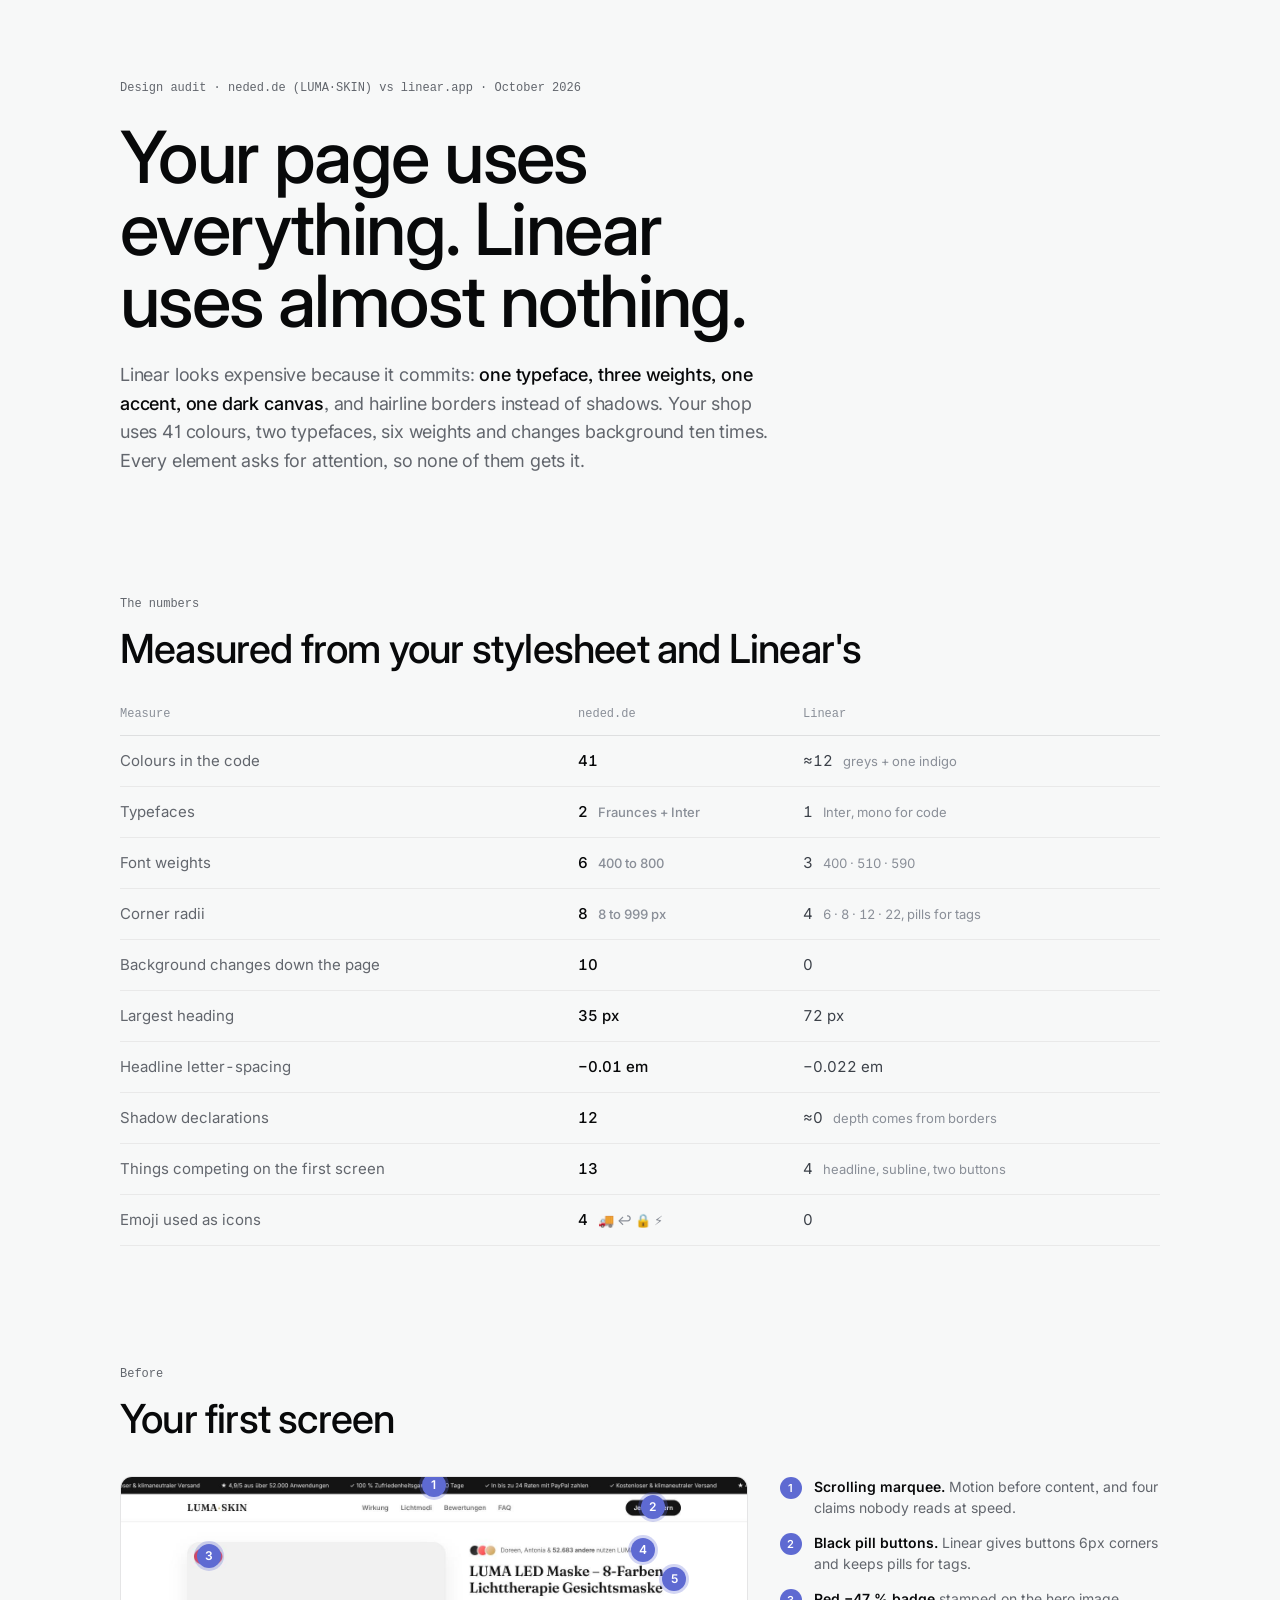
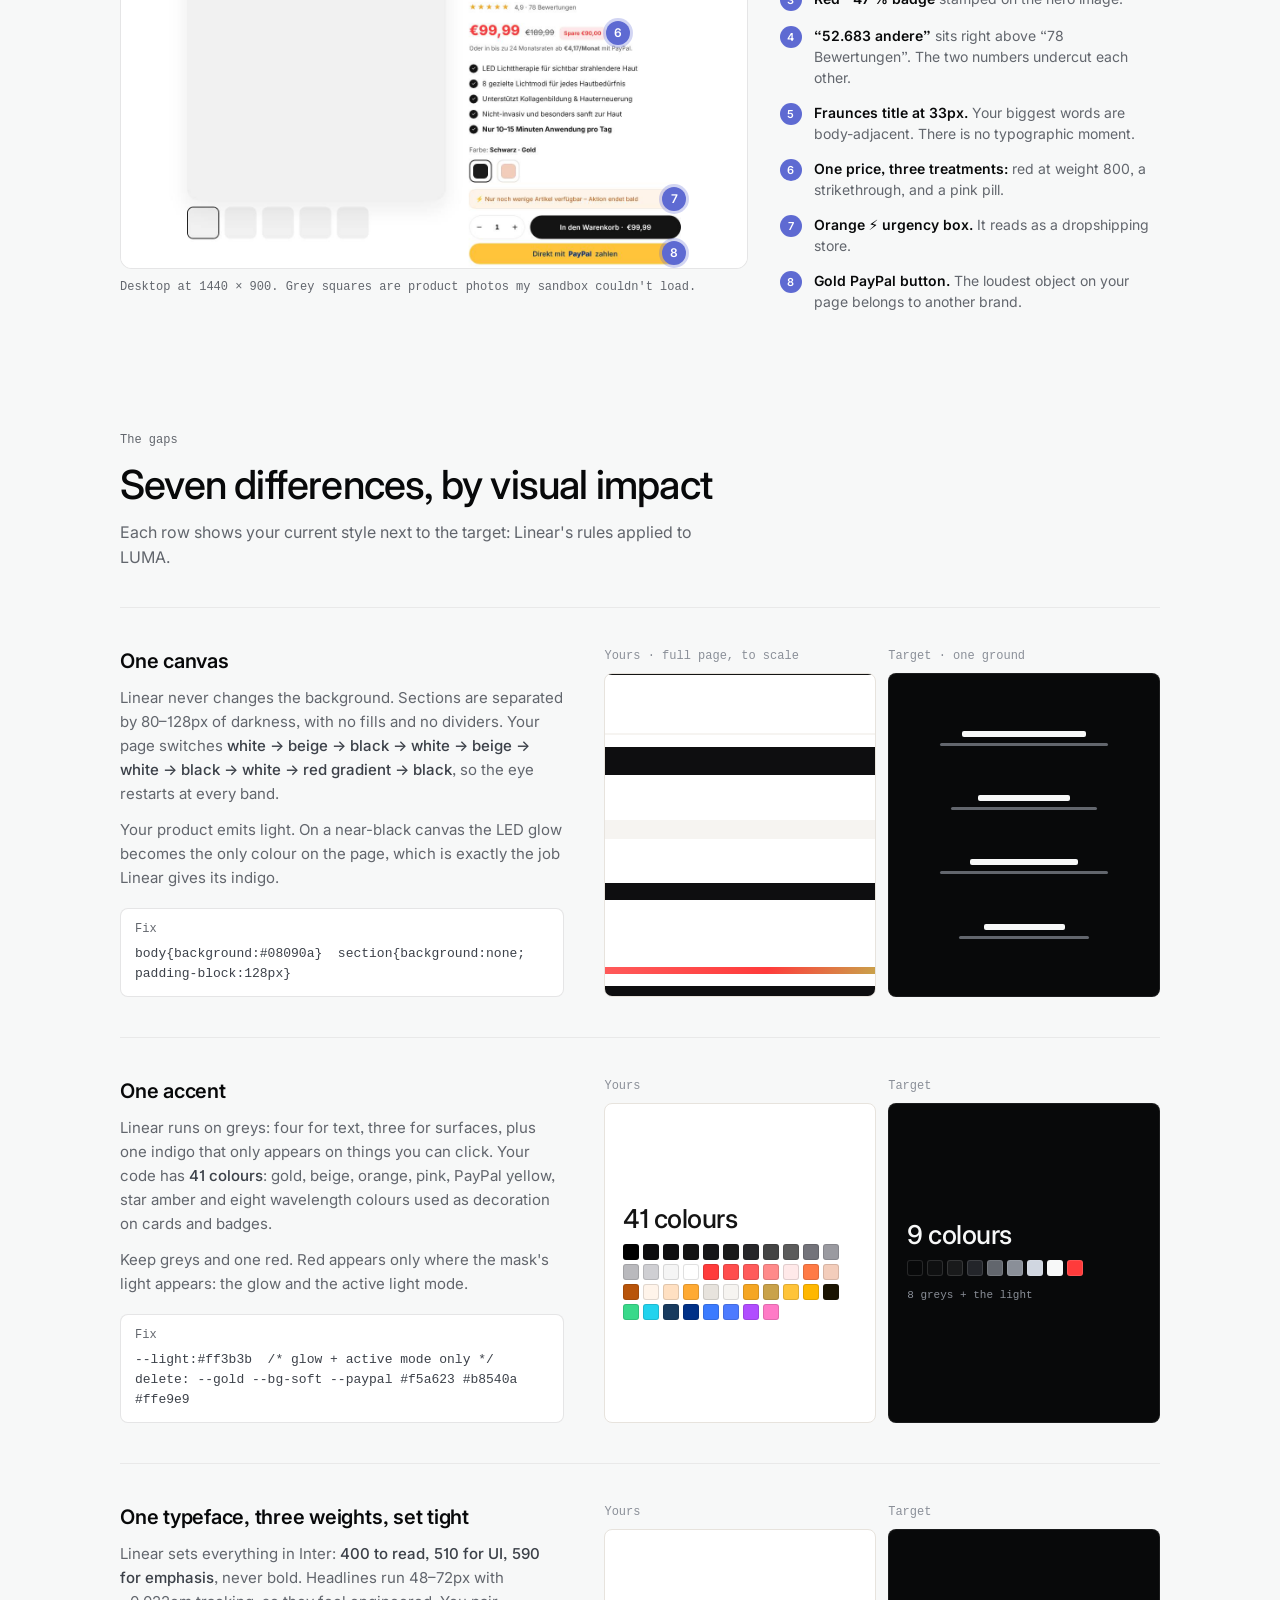
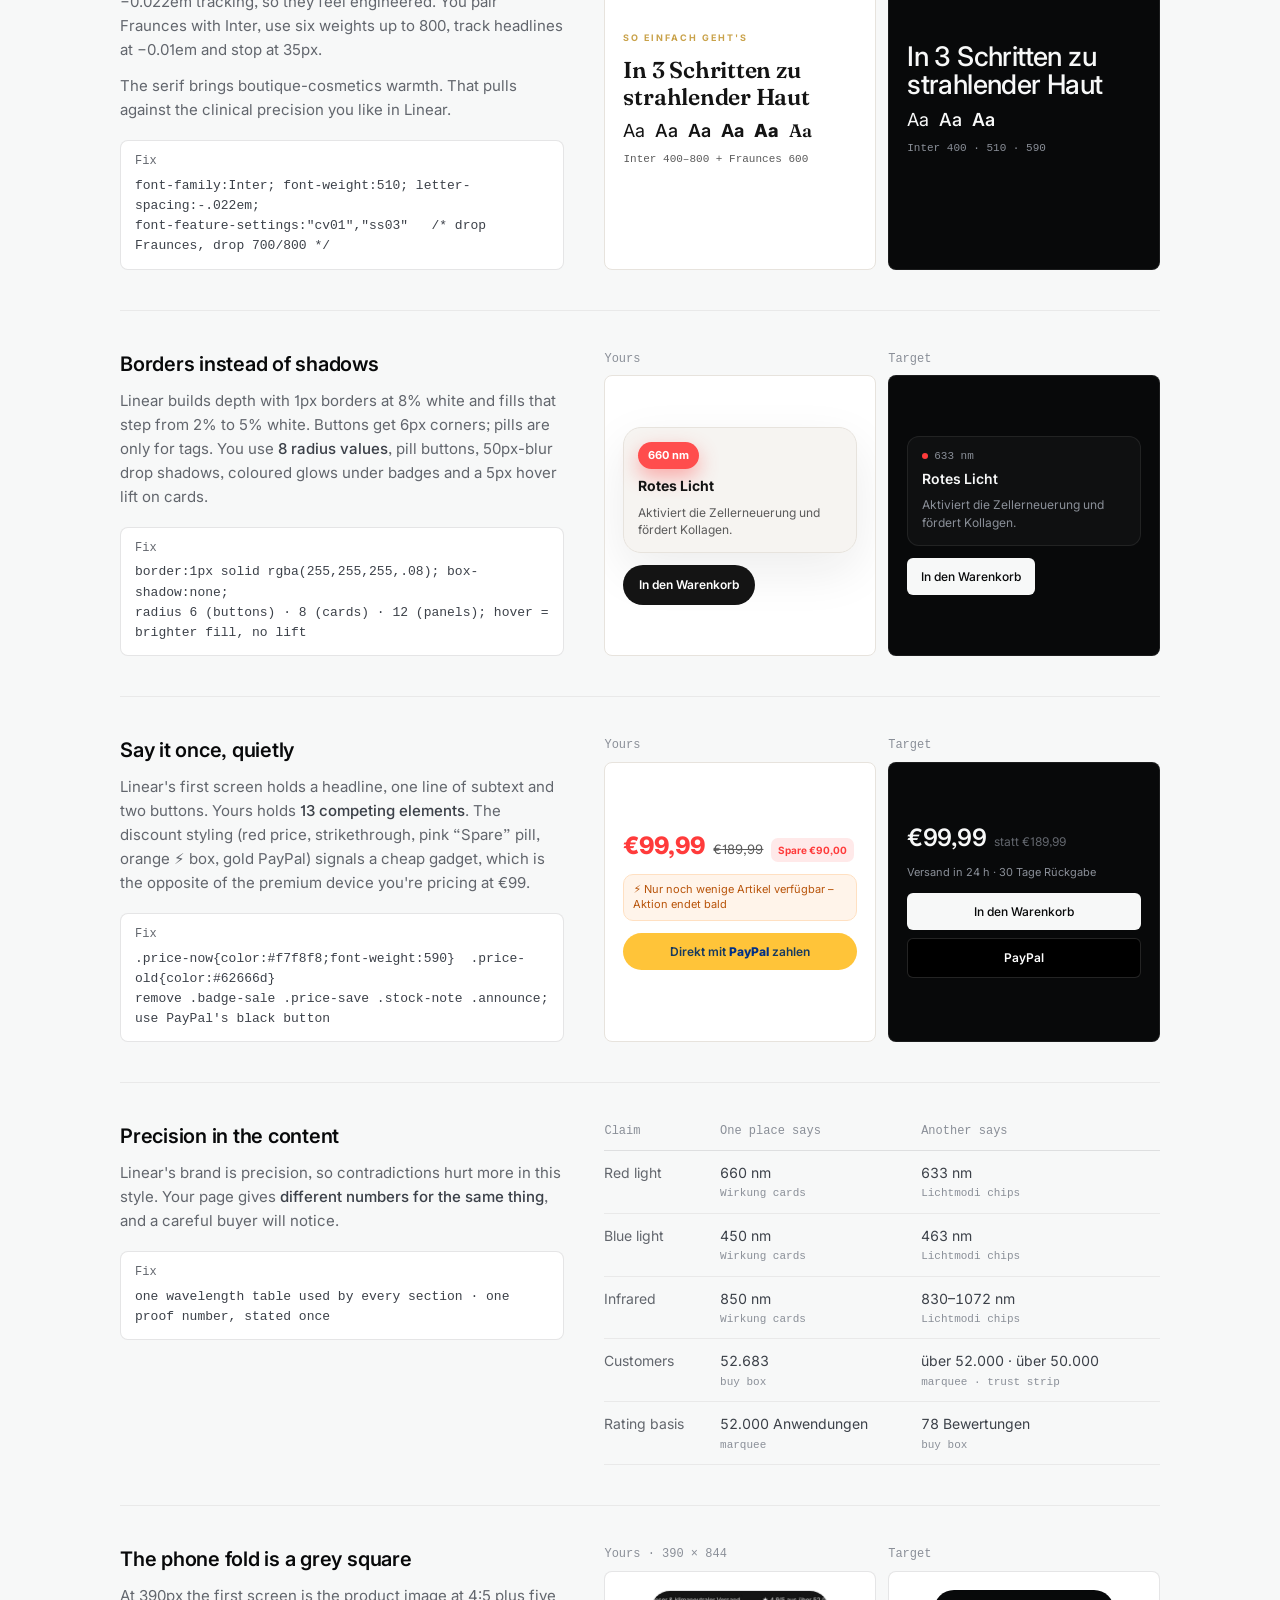
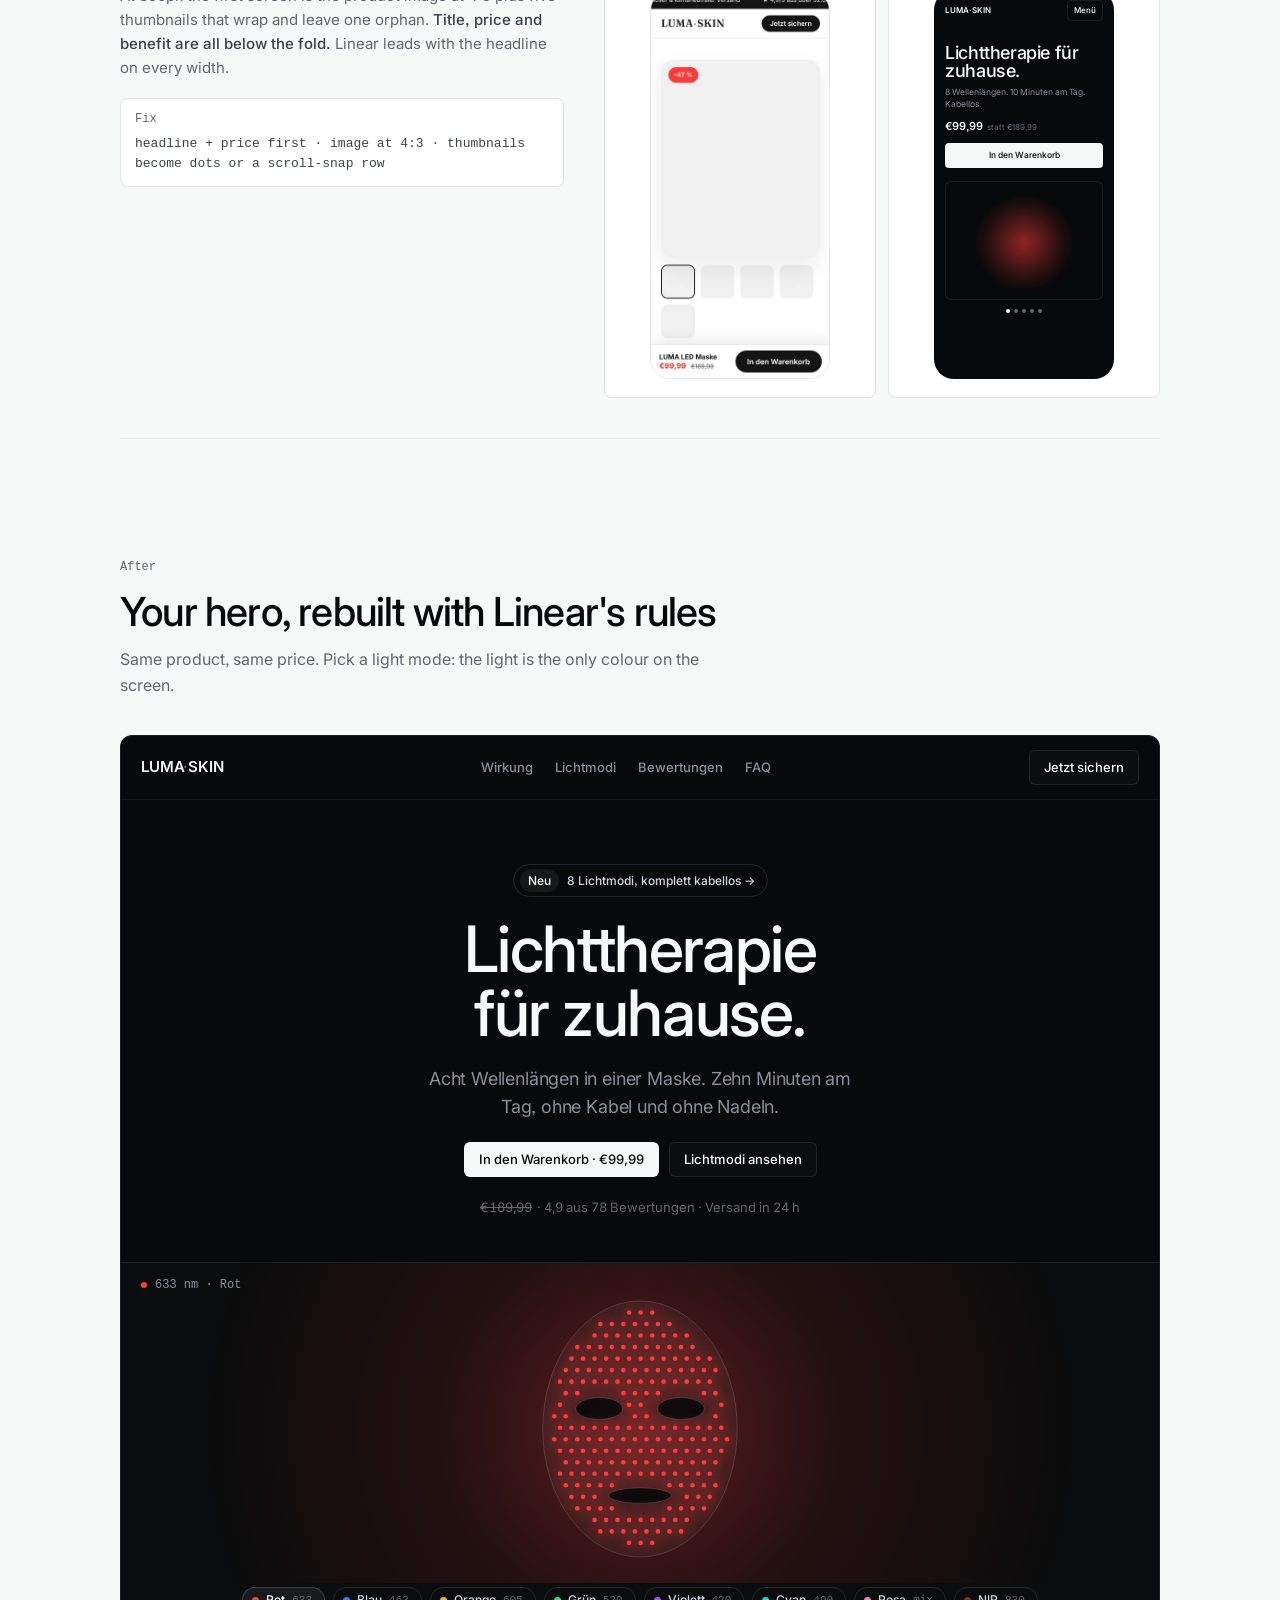
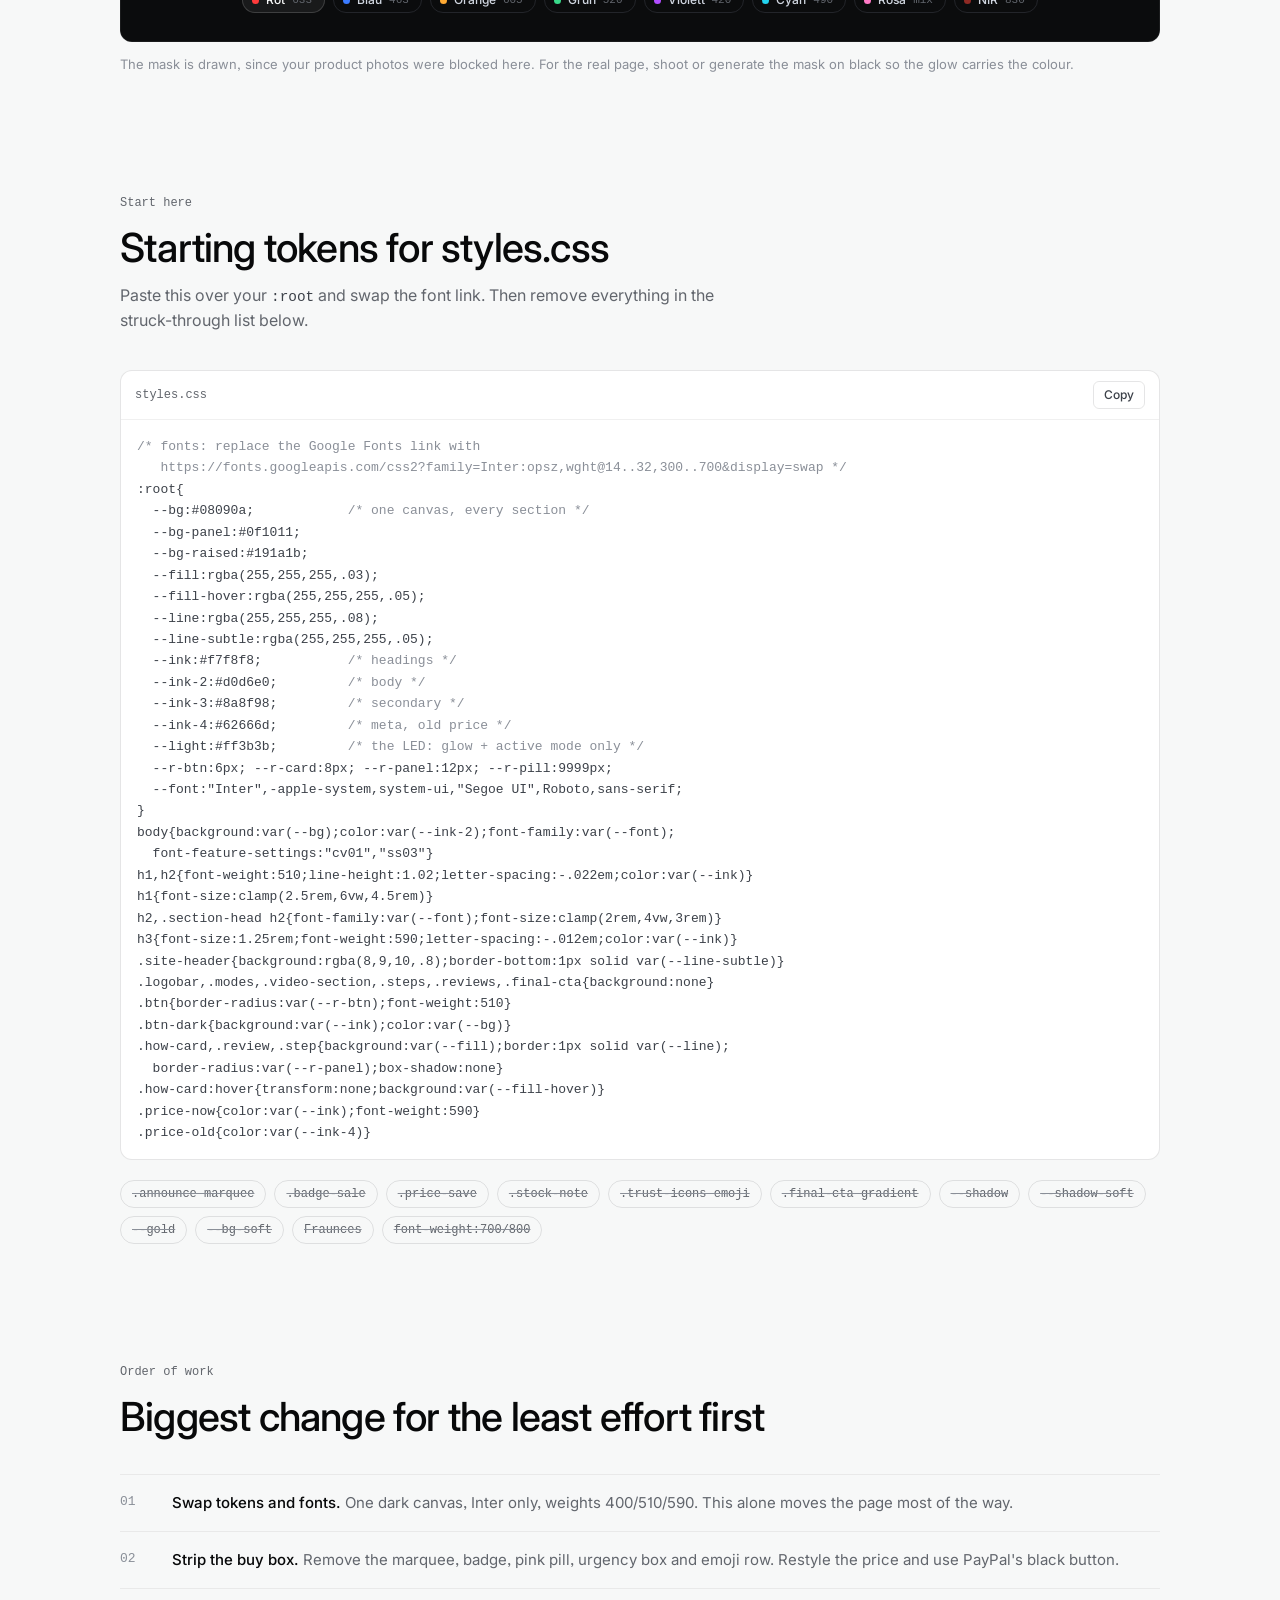
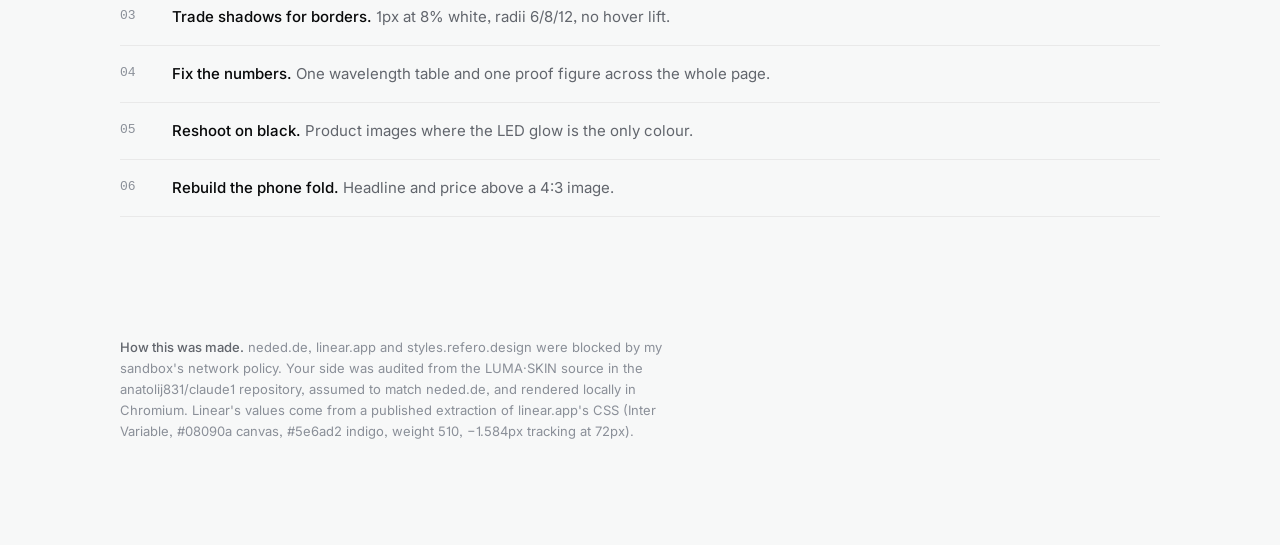
<file: design-audit/neded-vs-linear.html>
<!doctype html><html lang="en"><head><meta charset="utf-8"><meta name="viewport" content="width=device-width,initial-scale=1,viewport-fit=cover">
<title>neded.de vs Linear</title>
<link rel="preconnect" href="https://fonts.googleapis.com">
<link rel="preconnect" href="https://fonts.gstatic.com" crossorigin>
<link rel="stylesheet" href="https://fonts.googleapis.com/css2?family=Inter:opsz,wght@14..32,300..800&family=Fraunces:opsz,wght@9..144,600&display=swap">
<style>
/* Layout: one 1080px column on a single dark canvas (Linear's own rules), sections split by space; gap rows put text left, Yours/Target specimens right. */
:root{
  color-scheme:dark;
  --bg:#08090a;
  --panel:#0f1011;
  --line:rgba(255,255,255,.08);
  --line-soft:rgba(255,255,255,.05);
  --fg:#f7f8f8;
  --fg-2:#d0d6e0;
  --fg-3:#8a8f98;
  --fg-4:#62666d;
  --accent:#7170ff;
  --pin:#5e6ad2;
  --font:"Inter",-apple-system,system-ui,"Segoe UI",Roboto,sans-serif;
  --serif:"Fraunces",Georgia,serif;
  --mono:ui-monospace,"SF Mono",SFMono-Regular,Menlo,Consolas,monospace;
  /* specimen colours: fixed on purpose, they depict each site */
  --l-bg:#08090a; --l-fill:rgba(255,255,255,.03); --l-line:rgba(255,255,255,.08);
  --l-fg:#f7f8f8; --l-fg2:#d0d6e0; --l-fg3:#8a8f98; --l-fg4:#62666d; --light:#ff3b3b;
  --y-bg:#ffffff; --y-soft:#f6f4f1; --y-line:#e7e3dd; --y-ink:#141414; --y-ink2:#5b5b5b;
  --y-red:#ff3b3b; --y-gold:#c9a24a;
}
@media (prefers-color-scheme: light){
  :root:not([data-theme="dark"]){
    color-scheme:light;
    --bg:#f7f8f8; --panel:#ffffff; --line:rgba(8,9,10,.10); --line-soft:rgba(8,9,10,.06);
    --fg:#08090a; --fg-2:#3c4149; --fg-3:#62666d; --fg-4:#8a8f98; --accent:#5e6ad2;
  }
}
:root[data-theme="light"]{
  color-scheme:light;
  --bg:#f7f8f8; --panel:#ffffff; --line:rgba(8,9,10,.10); --line-soft:rgba(8,9,10,.06);
  --fg:#08090a; --fg-2:#3c4149; --fg-3:#62666d; --fg-4:#8a8f98; --accent:#5e6ad2;
}

*{box-sizing:border-box}
body{background:var(--bg);color:var(--fg-2);font:400 16px/1.6 var(--font);font-feature-settings:"cv01","ss03";-webkit-font-smoothing:antialiased}
h1,h2,h3,h4,p,figure,ol,ul,dl,dd{margin:0}
:focus-visible{outline:2px solid var(--accent);outline-offset:2px;border-radius:4px}

.wrap{max-width:1080px;margin-inline:auto;padding-inline:20px;padding-block:72px 96px;display:grid;gap:120px}
.wrap>*{min-width:0}
.label{font:400 12px/1.4 var(--mono);color:var(--fg-3);letter-spacing:0}
h1{font-size:clamp(2.5rem,7vw,4.5rem);font-weight:510;line-height:1;letter-spacing:-.022em;color:var(--fg);text-wrap:balance;max-width:15ch}
h2{font-size:clamp(1.75rem,4vw,2.5rem);font-weight:510;line-height:1.08;letter-spacing:-.02em;color:var(--fg);text-wrap:balance}
h3{font-size:1.25rem;font-weight:590;line-height:1.3;letter-spacing:-.012em;color:var(--fg);text-wrap:balance}
.lede{font-size:1.125rem;line-height:1.6;letter-spacing:-.01em;color:var(--fg-3);max-width:60ch}
.lede strong{color:var(--fg);font-weight:510}
.head{display:grid;gap:14px;margin-bottom:36px}
.head p:not(.label){color:var(--fg-3);max-width:60ch}
.head code{font:400 .9em var(--mono);color:var(--fg-2)}

/* intro */
.intro{display:grid;gap:24px}

/* scoreboard */
.scroll{overflow-x:auto}
.score{width:100%;min-width:560px;border-collapse:collapse;font-variant-numeric:tabular-nums}
.score th{text-align:left;font:400 12px/1.4 var(--mono);color:var(--fg-4);padding:0 16px 12px 0;border-bottom:1px solid var(--line)}
.score td{padding:13px 16px 13px 0;border-bottom:1px solid var(--line-soft);font-size:15px;vertical-align:baseline}
.score td:first-child{color:var(--fg-3)}
.score td.y{color:var(--fg);font-weight:510}
.score td small{color:var(--fg-4);font-size:13px;margin-left:6px}

/* before */
.before{display:grid;grid-template-columns:minmax(0,1.65fr) minmax(0,1fr);gap:32px;align-items:start}
.shotbox{display:grid;gap:10px}
.shot{position:relative;border:1px solid var(--line);border-radius:12px;overflow:hidden;background:#fff}
.shot img{display:block;width:100%;height:auto}
.pin{position:absolute;transform:translate(-50%,-50%);width:24px;height:24px;border-radius:50%;background:var(--pin);color:#fff;font:590 12px/24px var(--font);text-align:center;box-shadow:0 0 0 3px rgba(94,106,210,.28)}
.keys{list-style:none;padding:0;display:grid;gap:14px}
.keys li{display:grid;grid-template-columns:22px minmax(0,1fr);gap:12px;font-size:14px;line-height:1.5;color:var(--fg-3)}
.keys li strong{color:var(--fg);font-weight:590}
.k{width:22px;height:22px;border-radius:50%;background:var(--pin);color:#fff;font:590 11px/22px var(--font);text-align:center;margin-top:1px}

/* gap rows */
.gap{display:grid;grid-template-columns:minmax(0,1fr) minmax(0,1.25fr);gap:40px;padding-block:40px;border-top:1px solid var(--line-soft)}
.gap:last-child{border-bottom:1px solid var(--line-soft)}
.gap-text{display:grid;gap:12px;align-content:start}
.gap-text p{font-size:15px;color:var(--fg-3)}
.gap-text p strong{color:var(--fg-2);font-weight:510}
.fix{display:grid;gap:6px;margin-top:6px;padding:12px 14px;background:var(--panel);border:1px solid var(--line);border-radius:8px}
.fix code{font:400 13px/1.55 var(--mono);color:var(--fg-2);white-space:pre-wrap;overflow-wrap:anywhere}
.pair{display:grid;grid-template-columns:1fr 1fr;gap:12px}
.pair figure{display:grid;grid-template-rows:auto 1fr;gap:8px;min-width:0}
.pair figcaption{font:400 12px/1.4 var(--mono);color:var(--fg-4)}
.spec{border-radius:8px;padding:18px;min-height:200px;display:grid;align-content:center;gap:12px;overflow:hidden;min-width:0}
.spec.y{background:var(--y-bg);color:var(--y-ink);border:1px solid var(--y-line)}
.spec.l{background:var(--l-bg);color:var(--l-fg2);border:1px solid var(--l-line)}
.spec.n{background:var(--panel);border:1px solid var(--line);place-items:center}
.cap{font:400 11px/1.4 var(--mono)}
.y .cap{color:var(--y-ink2)} .l .cap{color:var(--l-fg3)}

/* canvas strip */
.strip{padding:0;min-height:260px;display:flex;flex-direction:column;align-content:stretch}
.strip i{display:block;min-height:1px}
.strip.l{justify-content:space-evenly;align-items:center;padding:20px 0}
.strip.l span{display:grid;gap:6px;justify-items:center;width:100%}
.strip.l b{display:block;height:6px;width:46%;border-radius:2px;background:var(--l-fg)}
.strip.l em{display:block;height:3px;width:62%;border-radius:2px;background:var(--l-fg4)}

/* colour */
.sw{display:flex;flex-wrap:wrap;gap:4px}
.sw i{width:16px;height:16px;border-radius:3px}
.y .sw i{box-shadow:inset 0 0 0 1px rgba(0,0,0,.12)}
.l .sw i{box-shadow:inset 0 0 0 1px rgba(255,255,255,.12)}
.count{font-size:26px;font-weight:510;letter-spacing:-.02em;line-height:1}
.y .count{color:var(--y-ink)} .l .count{color:var(--l-fg)}

/* type */
.ey{font-size:9px;font-weight:700;letter-spacing:.22em;text-transform:uppercase;color:var(--y-gold);font-family:"Inter",sans-serif}
.fr{font-family:var(--serif);font-weight:600;font-size:23px;line-height:1.15;letter-spacing:-.01em;color:var(--y-ink)}
.lh{font-weight:510;font-size:27px;line-height:1.04;letter-spacing:-.022em;color:var(--l-fg)}
.ladder{display:flex;gap:10px;flex-wrap:wrap;font-size:18px;line-height:1}
.ladder.serif-end b:last-child{font-family:var(--serif);font-weight:600}

/* shape & depth */
.ycard{background:var(--y-soft);border:1px solid var(--y-line);border-radius:18px;padding:14px;box-shadow:0 18px 50px rgba(20,20,20,.08);display:grid;gap:6px;justify-items:start}
.ypill{background:#ff4d4d;color:#fff;font-weight:700;font-size:11px;padding:5px 10px;border-radius:999px;box-shadow:0 8px 20px rgba(255,77,77,.45)}
.ycard h4{font-size:14px;font-weight:700;color:var(--y-ink)}
.ycard p,.lcard p{font-size:12px;line-height:1.45}
.ycard p{color:var(--y-ink2)}
.ybtn{justify-self:start;background:var(--y-ink);color:#fff;border-radius:999px;padding:10px 16px;font-weight:600;font-size:12px}
.lcard{background:var(--l-fill);border:1px solid var(--l-line);border-radius:12px;padding:14px;display:grid;gap:6px;justify-items:start}
.lnm{display:inline-flex;align-items:center;gap:6px;font:400 11px/1 var(--mono);color:var(--l-fg3)}
.lnm::before{content:"";width:6px;height:6px;border-radius:50%;background:var(--light)}
.lcard h4{font-size:14px;font-weight:590;letter-spacing:-.012em;color:var(--l-fg)}
.lcard p{color:var(--l-fg3)}
.lbtn{justify-self:start;background:var(--l-fg);color:var(--l-bg);border-radius:6px;padding:9px 14px;font-weight:510;font-size:12px;text-align:center}
.lghost{background:rgba(255,255,255,.02);color:var(--l-fg);border:1px solid var(--l-line)}

/* noise */
.yprice{display:flex;align-items:baseline;gap:8px;flex-wrap:wrap}
.ynow{color:var(--y-red);font-weight:800;font-size:24px;line-height:1}
.yold{color:var(--y-ink2);text-decoration:line-through;font-size:13px}
.ysave{background:#ffe9e9;color:var(--y-red);font-weight:700;font-size:10px;padding:4px 7px;border-radius:7px}
.ystock{font-size:11px;line-height:1.4;color:#b8540a;background:#fff4ea;border:1px solid #ffe0c2;padding:7px 9px;border-radius:10px}
.ypp{background:#ffc439;color:#173a5e;border-radius:999px;padding:9px;text-align:center;font-weight:600;font-size:12px}
.ypp b{color:#003087;font-weight:800}
.lprice{display:flex;align-items:baseline;gap:8px;flex-wrap:wrap}
.lnow{color:var(--l-fg);font-weight:590;font-size:24px;letter-spacing:-.02em;line-height:1}
.lold{color:var(--l-fg4);font-size:12px}
.lmeta{font-size:11px;color:var(--l-fg3)}
.lstack{display:grid;gap:8px}
.lstack .lbtn{justify-self:stretch}
.lpp{background:#000;color:#fff;border:1px solid rgba(255,255,255,.14);border-radius:6px;padding:9px;text-align:center;font-weight:590;font-size:12px}

/* precision */
.facts{width:100%;min-width:420px;border-collapse:collapse;font-size:14px;font-variant-numeric:tabular-nums}
.facts th{text-align:left;font:400 12px/1.4 var(--mono);color:var(--fg-4);padding:0 12px 10px 0;border-bottom:1px solid var(--line)}
.facts td{padding:11px 12px 11px 0;border-bottom:1px solid var(--line-soft);vertical-align:top;color:var(--fg-2)}
.facts td:first-child{color:var(--fg-3)}
.facts td span{display:block;font:400 11px/1.4 var(--mono);color:var(--fg-4);margin-top:2px}

/* mobile */
.phone{width:100%;max-width:180px;aspect-ratio:390/844;border-radius:20px;overflow:hidden;border:1px solid var(--line)}
.phone img{display:block;width:100%;height:100%;object-fit:cover}
.phone.l{background:var(--l-bg);display:flex;flex-direction:column;gap:9px;padding:0 0 10px}
.ph-nav{display:flex;justify-content:space-between;align-items:center;padding:9px 10px;border-bottom:1px solid var(--line-soft);font-size:8px;font-weight:590;color:var(--l-fg)}
.ph-nav span{border:1px solid var(--l-line);border-radius:4px;padding:3px 6px;font-weight:510}
.ph-body{display:grid;gap:7px;padding:4px 10px 0}
.ph-h{font-size:18px;font-weight:510;line-height:1.02;letter-spacing:-.022em;color:var(--l-fg)}
.ph-p{font-size:8.5px;line-height:1.4;color:var(--l-fg3)}
.ph-price{font-size:11px;color:var(--l-fg);font-weight:590}
.ph-price small{color:var(--l-fg4);font-weight:400;font-size:8px;margin-left:4px}
.ph-btn{background:var(--l-fg);color:var(--l-bg);border-radius:4px;padding:6px;text-align:center;font-size:8.5px;font-weight:510}
.ph-img{margin:4px 10px 0;aspect-ratio:4/3;border-radius:6px;border:1px solid var(--l-line);background:radial-gradient(ellipse 42% 55% at 50% 52%,rgba(255,59,59,.55),rgba(255,59,59,.12) 55%,transparent 75%),var(--l-bg)}
.ph-dots{display:flex;justify-content:center;gap:4px}
.ph-dots i{width:4px;height:4px;border-radius:50%;background:var(--l-fg4)}
.ph-dots i:first-child{background:var(--l-fg)}

/* after mock */
.mock{background:var(--l-bg);border:1px solid var(--l-line);border-radius:12px;overflow:hidden;color:var(--l-fg2);font-feature-settings:"cv01","ss03"}
.m-nav{display:flex;align-items:center;justify-content:space-between;gap:16px;padding:14px 20px;border-bottom:1px solid rgba(255,255,255,.05)}
.m-logo{font-weight:590;font-size:15px;letter-spacing:-.01em;color:var(--l-fg)}
.m-logo span{color:var(--l-fg4)}
.m-links{display:flex;gap:22px;font-size:13px;font-weight:510;color:var(--l-fg3)}
.mbtn{display:inline-block;border-radius:6px;font:510 13px/1 var(--font);padding:10px 14px;border:1px solid transparent;cursor:default}
.mbtn.p{background:var(--l-fg);color:var(--l-bg)}
.mbtn.g{background:rgba(255,255,255,.02);border-color:var(--l-line);color:var(--l-fg)}
.m-hero{display:grid;justify-items:center;text-align:center;gap:20px;padding:64px 20px 44px}
.m-pill{display:inline-flex;align-items:center;gap:8px;border:1px solid #23252a;border-radius:9999px;padding:4px 12px 4px 6px;font-size:12px;font-weight:510;color:var(--l-fg2)}
.m-pill b{font-weight:510;background:rgba(255,255,255,.06);border-radius:9999px;padding:2px 8px;color:var(--l-fg)}
.m-h{font-size:clamp(2.25rem,6.5vw,4rem);font-weight:510;line-height:1;letter-spacing:-.022em;color:var(--l-fg);text-wrap:balance;max-width:14ch}
.m-sub{font-size:clamp(1rem,2vw,1.125rem);line-height:1.6;letter-spacing:-.01em;color:var(--l-fg3);max-width:40ch}
.m-ctas{display:flex;gap:10px;flex-wrap:wrap;justify-content:center}
.m-meta{font-size:13px;color:var(--l-fg4);font-variant-numeric:tabular-nums}
.m-meta s{margin-right:2px}
.m-stage{position:relative;border-top:1px solid var(--l-line);background:#0b0c0d}
.m-stage canvas{display:block;width:100%;height:320px}
.m-read{position:absolute;top:16px;left:20px;display:inline-flex;align-items:center;gap:8px;font:400 12px/1 var(--mono);color:var(--l-fg3)}
.m-read i{width:6px;height:6px;border-radius:50%;background:var(--glow,#ff3b3b)}
.m-modes{display:flex;flex-wrap:wrap;gap:8px;justify-content:center;padding:4px 20px 28px;background:#0b0c0d}
.mchip{display:inline-flex;align-items:center;gap:7px;border:1px solid #23252a;background:transparent;border-radius:9999px;padding:6px 12px 6px 9px;font:510 12px/1 var(--font);color:var(--l-fg2);cursor:pointer;transition:background .15s ease,border-color .15s ease}
.mchip i{width:7px;height:7px;border-radius:50%;background:var(--c)}
.mchip small{font:400 11px/1 var(--mono);color:var(--l-fg4)}
.mchip:hover{background:rgba(255,255,255,.03)}
.mchip[aria-pressed="true"]{background:rgba(255,255,255,.06);border-color:rgba(255,255,255,.16);color:var(--l-fg)}
.mock :focus-visible{outline-color:#7170ff}
.note{font-size:13px;color:var(--fg-4);margin-top:12px}

/* tokens */
.codebox{position:relative;background:var(--panel);border:1px solid var(--line);border-radius:12px;overflow:hidden}
.codebar{display:flex;justify-content:space-between;align-items:center;gap:12px;padding:10px 14px;border-bottom:1px solid var(--line-soft)}
.copy{font:510 12px/1 var(--font);color:var(--fg-2);background:transparent;border:1px solid var(--line);border-radius:6px;padding:7px 10px;cursor:pointer}
.copy:hover{color:var(--fg);border-color:var(--fg-4)}
.codebox pre{margin:0;padding:16px;overflow-x:auto;font:400 13px/1.65 var(--mono);color:var(--fg-2);tab-size:2}
.codebox .c{color:var(--fg-4)}
.del{display:flex;flex-wrap:wrap;gap:8px;margin-top:20px}
.del code{font:400 12px/1 var(--mono);color:var(--fg-3);border:1px solid var(--line);border-radius:9999px;padding:7px 11px;text-decoration:line-through;text-decoration-color:var(--fg-4)}

/* order */
.order{list-style:none;padding:0;display:grid;counter-reset:o}
.order li{counter-increment:o;display:grid;grid-template-columns:44px minmax(0,1fr);gap:8px;padding-block:16px;border-top:1px solid var(--line-soft);color:var(--fg-3);font-size:15px}
.order li:last-child{border-bottom:1px solid var(--line-soft)}
.order li::before{content:counter(o,decimal-leading-zero);font:400 13px/1.6 var(--mono);color:var(--fg-4);padding-top:1px}
.order strong{color:var(--fg);font-weight:510}

.method{display:grid;gap:8px;max-width:72ch;font-size:13px;color:var(--fg-4)}
.method strong{color:var(--fg-3);font-weight:510}

@media (max-width:860px){
  .before,.gap{grid-template-columns:minmax(0,1fr)}
  .gap{gap:24px}
  .pin{width:18px;height:18px;font-size:10px;line-height:18px}
  .m-links{display:none}
}
@media (max-width:520px){
  .wrap{gap:88px;padding-block:48px 72px}
  .pair{grid-template-columns:minmax(0,1fr)}
  .m-stage canvas{height:240px}
  .m-hero{padding-top:44px}
}
@media (prefers-reduced-motion:reduce){*{transition:none!important}}
</style>

<main class="wrap">

  <header class="intro">
    <p class="label">Design audit · neded.de (LUMA·SKIN) vs linear.app · October 2026</p>
    <h1>Your page uses everything. Linear uses almost nothing.</h1>
    <p class="lede">Linear looks expensive because it commits: <strong>one typeface, three weights, one accent, one dark canvas</strong>, and hairline borders instead of shadows. Your shop uses 41 colours, two typefaces, six weights and changes background ten times. Every element asks for attention, so none of them gets it.</p>
  </header>

  <section aria-labelledby="h-num">
    <div class="head">
      <p class="label">The numbers</p>
      <h2 id="h-num">Measured from your stylesheet and Linear's</h2>
    </div>
    <div class="scroll">
      <table class="score">
        <thead><tr><th>Measure</th><th>neded.de</th><th>Linear</th></tr></thead>
        <tbody>
          <tr><td>Colours in the code</td><td class="y">41</td><td>≈12 <small>greys + one indigo</small></td></tr>
          <tr><td>Typefaces</td><td class="y">2 <small>Fraunces + Inter</small></td><td>1 <small>Inter, mono for code</small></td></tr>
          <tr><td>Font weights</td><td class="y">6 <small>400 to 800</small></td><td>3 <small>400 · 510 · 590</small></td></tr>
          <tr><td>Corner radii</td><td class="y">8 <small>8 to 999 px</small></td><td>4 <small>6 · 8 · 12 · 22, pills for tags</small></td></tr>
          <tr><td>Background changes down the page</td><td class="y">10</td><td>0</td></tr>
          <tr><td>Largest heading</td><td class="y">35 px</td><td>72 px</td></tr>
          <tr><td>Headline letter-spacing</td><td class="y">−0.01 em</td><td>−0.022 em</td></tr>
          <tr><td>Shadow declarations</td><td class="y">12</td><td>≈0 <small>depth comes from borders</small></td></tr>
          <tr><td>Things competing on the first screen</td><td class="y">13</td><td>4 <small>headline, subline, two buttons</small></td></tr>
          <tr><td>Emoji used as icons</td><td class="y">4 <small>🚚 ↩️ 🔒 ⚡</small></td><td>0</td></tr>
        </tbody>
      </table>
    </div>
  </section>

  <section aria-labelledby="h-before">
    <div class="head">
      <p class="label">Before</p>
      <h2 id="h-before">Your first screen</h2>
    </div>
    <div class="before">
      <div class="shotbox">
        <div class="shot">
          <img src="[data-uri]" alt="Screenshot of the LUMA·SKIN product page at 1440 by 900 pixels" width="1440" height="900">
          <span class="pin" style="left:50%;top:2.2%">1</span>
          <span class="pin" style="left:85%;top:7.8%">2</span>
          <span class="pin" style="left:14%;top:20.2%">3</span>
          <span class="pin" style="left:83.5%;top:18.7%">4</span>
          <span class="pin" style="left:88.4%;top:26.2%">5</span>
          <span class="pin" style="left:79.4%;top:39.9%">6</span>
          <span class="pin" style="left:88.4%;top:82.3%">7</span>
          <span class="pin" style="left:88.4%;top:96.2%">8</span>
        </div>
        <p class="label">Desktop at 1440 × 900. Grey squares are product photos my sandbox couldn't load.</p>
      </div>
      <ol class="keys">
        <li><span class="k">1</span><span><strong>Scrolling marquee.</strong> Motion before content, and four claims nobody reads at speed.</span></li>
        <li><span class="k">2</span><span><strong>Black pill buttons.</strong> Linear gives buttons 6px corners and keeps pills for tags.</span></li>
        <li><span class="k">3</span><span><strong>Red −47 % badge</strong> stamped on the hero image.</span></li>
        <li><span class="k">4</span><span><strong>“52.683 andere”</strong> sits right above “78 Bewertungen”. The two numbers undercut each other.</span></li>
        <li><span class="k">5</span><span><strong>Fraunces title at 33px.</strong> Your biggest words are body-adjacent. There is no typographic moment.</span></li>
        <li><span class="k">6</span><span><strong>One price, three treatments:</strong> red at weight 800, a strikethrough, and a pink pill.</span></li>
        <li><span class="k">7</span><span><strong>Orange ⚡ urgency box.</strong> It reads as a dropshipping store.</span></li>
        <li><span class="k">8</span><span><strong>Gold PayPal button.</strong> The loudest object on your page belongs to another brand.</span></li>
      </ol>
    </div>
  </section>

  <section aria-labelledby="h-gaps">
    <div class="head">
      <p class="label">The gaps</p>
      <h2 id="h-gaps">Seven differences, by visual impact</h2>
      <p>Each row shows your current style next to the target: Linear's rules applied to LUMA.</p>
    </div>

    <div class="gaps">
      <article class="gap">
        <div class="gap-text">
          <h3>One canvas</h3>
          <p>Linear never changes the background. Sections are separated by 80–128px of darkness, with no fills and no dividers. Your page switches <strong>white → beige → black → white → beige → white → black → white → red gradient → black</strong>, so the eye restarts at every band.</p>
          <p>Your product emits light. On a near-black canvas the LED glow becomes the only colour on the page, which is exactly the job Linear gives its indigo.</p>
          <div class="fix"><span class="label">Fix</span><code>body{background:#08090a}  section{background:none; padding-block:128px}</code></div>
        </div>
        <div class="pair">
          <figure><figcaption>Yours · full page, to scale</figcaption>
            <div class="spec y strip" role="img" aria-label="Your page as a vertical strip of 11 differently coloured background bands">
              <i style="flex:39;background:#141414"></i><i style="flex:972;background:#ffffff"></i><i style="flex:60;background:#f6f4f1"></i><i style="flex:825;background:#0e0e10"></i><i style="flex:611;background:#ffffff"></i><i style="flex:531;background:#f6f4f1"></i><i style="flex:582;background:#ffffff"></i><i style="flex:497;background:#0e0e10"></i><i style="flex:1248;background:#ffffff"></i><i style="flex:197;background:linear-gradient(120deg,#ff5a5a,#ff3b3b 60%,#c9a24a)"></i><i style="flex:291;background:#0e0e10"></i>
            </div>
          </figure>
          <figure><figcaption>Target · one ground</figcaption>
            <div class="spec l strip" role="img" aria-label="A single dark strip where content groups are separated only by space">
              <span><b></b><em></em></span><span><b style="width:34%"></b><em style="width:54%"></em></span><span><b style="width:40%"></b><em></em></span><span><b style="width:30%"></b><em style="width:48%"></em></span>
            </div>
          </figure>
        </div>
      </article>

      <article class="gap">
        <div class="gap-text">
          <h3>One accent</h3>
          <p>Linear runs on greys: four for text, three for surfaces, plus one indigo that only appears on things you can click. Your code has <strong>41 colours</strong>: gold, beige, orange, pink, PayPal yellow, star amber and eight wavelength colours used as decoration on cards and badges.</p>
          <p>Keep greys and one red. Red appears only where the mask's light appears: the glow and the active light mode.</p>
          <div class="fix"><span class="label">Fix</span><code>--light:#ff3b3b  /* glow + active mode only */
delete: --gold --bg-soft --paypal #f5a623 #b8540a #ffe9e9</code></div>
        </div>
        <div class="pair">
          <figure><figcaption>Yours</figcaption>
            <div class="spec y"><span class="count">41 colours</span><div class="sw" id="swYours" role="img" aria-label="41 colour swatches from your stylesheet"></div></div>
          </figure>
          <figure><figcaption>Target</figcaption>
            <div class="spec l"><span class="count">9 colours</span><div class="sw" id="swTarget" role="img" aria-label="Eight greys and one red"></div><span class="cap">8 greys + the light</span></div>
          </figure>
        </div>
      </article>

      <article class="gap">
        <div class="gap-text">
          <h3>One typeface, three weights, set tight</h3>
          <p>Linear sets everything in Inter: <strong>400 to read, 510 for UI, 590 for emphasis</strong>, never bold. Headlines run 48–72px with −0.022em tracking, so they feel engineered. You pair Fraunces with Inter, use six weights up to 800, track headlines at −0.01em and stop at 35px.</p>
          <p>The serif brings boutique-cosmetics warmth. That pulls against the clinical precision you like in Linear.</p>
          <div class="fix"><span class="label">Fix</span><code>font-family:Inter; font-weight:510; letter-spacing:-.022em;
font-feature-settings:"cv01","ss03"   /* drop Fraunces, drop 700/800 */</code></div>
        </div>
        <div class="pair">
          <figure><figcaption>Yours</figcaption>
            <div class="spec y"><span class="ey">So einfach geht's</span><span class="fr">In 3 Schritten zu strahlender Haut</span>
              <div class="ladder serif-end" aria-label="Weights 400 to 800 plus Fraunces"><b style="font-weight:400">Aa</b><b style="font-weight:500">Aa</b><b style="font-weight:600">Aa</b><b style="font-weight:700">Aa</b><b style="font-weight:800">Aa</b><b>Aa</b></div>
              <span class="cap">Inter 400–800 + Fraunces 600</span></div>
          </figure>
          <figure><figcaption>Target</figcaption>
            <div class="spec l"><span class="lh">In 3 Schritten zu strahlender Haut</span>
              <div class="ladder" style="color:var(--l-fg)" aria-label="Weights 400, 510 and 590"><b style="font-weight:400">Aa</b><b style="font-weight:510">Aa</b><b style="font-weight:590">Aa</b></div>
              <span class="cap">Inter 400 · 510 · 590</span></div>
          </figure>
        </div>
      </article>

      <article class="gap">
        <div class="gap-text">
          <h3>Borders instead of shadows</h3>
          <p>Linear builds depth with 1px borders at 8% white and fills that step from 2% to 5% white. Buttons get 6px corners; pills are only for tags. You use <strong>8 radius values</strong>, pill buttons, 50px-blur drop shadows, coloured glows under badges and a 5px hover lift on cards.</p>
          <div class="fix"><span class="label">Fix</span><code>border:1px solid rgba(255,255,255,.08); box-shadow:none;
radius 6 (buttons) · 8 (cards) · 12 (panels); hover = brighter fill, no lift</code></div>
        </div>
        <div class="pair">
          <figure><figcaption>Yours</figcaption>
            <div class="spec y"><div class="ycard"><span class="ypill">660 nm</span><h4>Rotes Licht</h4><p>Aktiviert die Zellerneuerung und fördert Kollagen.</p></div><span class="ybtn">In den Warenkorb</span></div>
          </figure>
          <figure><figcaption>Target</figcaption>
            <div class="spec l"><div class="lcard"><span class="lnm">633 nm</span><h4>Rotes Licht</h4><p>Aktiviert die Zellerneuerung und fördert Kollagen.</p></div><span class="lbtn">In den Warenkorb</span></div>
          </figure>
        </div>
      </article>

      <article class="gap">
        <div class="gap-text">
          <h3>Say it once, quietly</h3>
          <p>Linear's first screen holds a headline, one line of subtext and two buttons. Yours holds <strong>13 competing elements</strong>. The discount styling (red price, strikethrough, pink “Spare” pill, orange ⚡ box, gold PayPal) signals a cheap gadget, which is the opposite of the premium device you're pricing at €99.</p>
          <div class="fix"><span class="label">Fix</span><code>.price-now{color:#f7f8f8;font-weight:590}  .price-old{color:#62666d}
remove .badge-sale .price-save .stock-note .announce; use PayPal's black button</code></div>
        </div>
        <div class="pair">
          <figure><figcaption>Yours</figcaption>
            <div class="spec y"><div class="yprice"><span class="ynow">€99,99</span><span class="yold">€189,99</span><span class="ysave">Spare €90,00</span></div><div class="ystock">⚡ Nur noch wenige Artikel verfügbar – Aktion endet bald</div><div class="ypp">Direkt mit <b>PayPal</b> zahlen</div></div>
          </figure>
          <figure><figcaption>Target</figcaption>
            <div class="spec l"><div class="lprice"><span class="lnow">€99,99</span><span class="lold">statt €189,99</span></div><span class="lmeta">Versand in 24 h · 30 Tage Rückgabe</span><div class="lstack"><span class="lbtn">In den Warenkorb</span><span class="lpp">PayPal</span></div></div>
          </figure>
        </div>
      </article>

      <article class="gap">
        <div class="gap-text">
          <h3>Precision in the content</h3>
          <p>Linear's brand is precision, so contradictions hurt more in this style. Your page gives <strong>different numbers for the same thing</strong>, and a careful buyer will notice.</p>
          <div class="fix"><span class="label">Fix</span><code>one wavelength table used by every section · one proof number, stated once</code></div>
        </div>
        <div class="scroll">
          <table class="facts">
            <thead><tr><th>Claim</th><th>One place says</th><th>Another says</th></tr></thead>
            <tbody>
              <tr><td>Red light</td><td>660 nm<span>Wirkung cards</span></td><td>633 nm<span>Lichtmodi chips</span></td></tr>
              <tr><td>Blue light</td><td>450 nm<span>Wirkung cards</span></td><td>463 nm<span>Lichtmodi chips</span></td></tr>
              <tr><td>Infrared</td><td>850 nm<span>Wirkung cards</span></td><td>830–1072 nm<span>Lichtmodi chips</span></td></tr>
              <tr><td>Customers</td><td>52.683<span>buy box</span></td><td>über 52.000 · über 50.000<span>marquee · trust strip</span></td></tr>
              <tr><td>Rating basis</td><td>52.000 Anwendungen<span>marquee</span></td><td>78 Bewertungen<span>buy box</span></td></tr>
            </tbody>
          </table>
        </div>
      </article>

      <article class="gap">
        <div class="gap-text">
          <h3>The phone fold is a grey square</h3>
          <p>At 390px the first screen is the product image at 4:5 plus five thumbnails that wrap and leave one orphan. <strong>Title, price and benefit are all below the fold.</strong> Linear leads with the headline on every width.</p>
          <div class="fix"><span class="label">Fix</span><code>headline + price first · image at 4:3 · thumbnails become dots or a scroll-snap row</code></div>
        </div>
        <div class="pair">
          <figure><figcaption>Yours · 390 × 844</figcaption>
            <div class="spec n"><div class="phone"><img src="[data-uri]" alt="Your page's first screen on a phone: a large grey image area and thumbnails" width="390" height="844"></div></div>
          </figure>
          <figure><figcaption>Target</figcaption>
            <div class="spec n">
              <div class="phone l" role="img" aria-label="Target phone layout with headline, price and button above a 4:3 product image">
                <div class="ph-nav">LUMA·SKIN<span>Menü</span></div>
                <div class="ph-body">
                  <p class="ph-h">Lichttherapie für zuhause.</p>
                  <p class="ph-p">8 Wellenlängen. 10 Minuten am Tag. Kabellos.</p>
                  <p class="ph-price">€99,99<small>statt €189,99</small></p>
                  <span class="ph-btn">In den Warenkorb</span>
                </div>
                <div class="ph-img"></div>
                <div class="ph-dots"><i></i><i></i><i></i><i></i><i></i></div>
              </div>
            </div>
          </figure>
        </div>
      </article>
    </div>
  </section>

  <section aria-labelledby="h-after">
    <div class="head">
      <p class="label">After</p>
      <h2 id="h-after">Your hero, rebuilt with Linear's rules</h2>
      <p>Same product, same price. Pick a light mode: the light is the only colour on the screen.</p>
    </div>
    <div class="mock">
      <div class="m-nav">
        <span class="m-logo">LUMA<span>·</span>SKIN</span>
        <nav class="m-links" aria-label="Example navigation"><span>Wirkung</span><span>Lichtmodi</span><span>Bewertungen</span><span>FAQ</span></nav>
        <span class="mbtn g">Jetzt sichern</span>
      </div>
      <div class="m-hero">
        <span class="m-pill"><b>Neu</b>8 Lichtmodi, komplett kabellos →</span>
        <p class="m-h">Lichttherapie für zuhause.</p>
        <p class="m-sub">Acht Wellenlängen in einer Maske. Zehn Minuten am Tag, ohne Kabel und ohne Nadeln.</p>
        <div class="m-ctas"><span class="mbtn p">In den Warenkorb · €99,99</span><span class="mbtn g">Lichtmodi ansehen</span></div>
        <p class="m-meta"><s>€189,99</s> · 4,9 aus 78 Bewertungen · Versand in 24 h</p>
      </div>
      <div class="m-stage" id="stage">
        <span class="m-read"><i></i><span id="mRead">633 nm · Rot</span></span>
        <canvas id="led" role="img" aria-label="LED face mask glowing in the selected light mode"></canvas>
      </div>
      <div class="m-modes" id="modes" role="group" aria-label="Light modes">
        <button class="mchip" type="button" aria-pressed="true" data-c="#ff3b3b" data-nm="633 nm" style="--c:#ff3b3b"><i></i>Rot <small>633</small></button>
        <button class="mchip" type="button" aria-pressed="false" data-c="#3b7bff" data-nm="463 nm" style="--c:#3b7bff"><i></i>Blau <small>463</small></button>
        <button class="mchip" type="button" aria-pressed="false" data-c="#ffaa33" data-nm="605 nm" style="--c:#ffaa33"><i></i>Orange <small>605</small></button>
        <button class="mchip" type="button" aria-pressed="false" data-c="#39d98a" data-nm="520 nm" style="--c:#39d98a"><i></i>Grün <small>520</small></button>
        <button class="mchip" type="button" aria-pressed="false" data-c="#b14dff" data-nm="420 nm" style="--c:#b14dff"><i></i>Violett <small>420</small></button>
        <button class="mchip" type="button" aria-pressed="false" data-c="#22d3ee" data-nm="490 nm" style="--c:#22d3ee"><i></i>Cyan <small>490</small></button>
        <button class="mchip" type="button" aria-pressed="false" data-c="#ff7ac6" data-nm="465–1072 nm" style="--c:#ff7ac6"><i></i>Rosa <small>mix</small></button>
        <button class="mchip" type="button" aria-pressed="false" data-c="#8f2a24" data-nm="830 nm" style="--c:#8f2a24"><i></i>NIR <small>830</small></button>
      </div>
    </div>
    <p class="note">The mask is drawn, since your product photos were blocked here. For the real page, shoot or generate the mask on black so the glow carries the colour.</p>
  </section>

  <section aria-labelledby="h-tok">
    <div class="head">
      <p class="label">Start here</p>
      <h2 id="h-tok">Starting tokens for styles.css</h2>
      <p>Paste this over your <code>:root</code> and swap the font link. Then remove everything in the struck-through list below.</p>
    </div>
    <div class="codebox">
      <div class="codebar"><span class="label">styles.css</span><button class="copy" id="copy" type="button">Copy</button></div>
<pre id="code"><span class="c">/* fonts: replace the Google Fonts link with
   https://fonts.googleapis.com/css2?family=Inter:opsz,wght@14..32,300..700&amp;display=swap */</span>
:root{
  --bg:#08090a;            <span class="c">/* one canvas, every section */</span>
  --bg-panel:#0f1011;
  --bg-raised:#191a1b;
  --fill:rgba(255,255,255,.03);
  --fill-hover:rgba(255,255,255,.05);
  --line:rgba(255,255,255,.08);
  --line-subtle:rgba(255,255,255,.05);
  --ink:#f7f8f8;           <span class="c">/* headings */</span>
  --ink-2:#d0d6e0;         <span class="c">/* body */</span>
  --ink-3:#8a8f98;         <span class="c">/* secondary */</span>
  --ink-4:#62666d;         <span class="c">/* meta, old price */</span>
  --light:#ff3b3b;         <span class="c">/* the LED: glow + active mode only */</span>
  --r-btn:6px; --r-card:8px; --r-panel:12px; --r-pill:9999px;
  --font:"Inter",-apple-system,system-ui,"Segoe UI",Roboto,sans-serif;
}
body{background:var(--bg);color:var(--ink-2);font-family:var(--font);
  font-feature-settings:"cv01","ss03"}
h1,h2{font-weight:510;line-height:1.02;letter-spacing:-.022em;color:var(--ink)}
h1{font-size:clamp(2.5rem,6vw,4.5rem)}
h2,.section-head h2{font-family:var(--font);font-size:clamp(2rem,4vw,3rem)}
h3{font-size:1.25rem;font-weight:590;letter-spacing:-.012em;color:var(--ink)}
.site-header{background:rgba(8,9,10,.8);border-bottom:1px solid var(--line-subtle)}
.logobar,.modes,.video-section,.steps,.reviews,.final-cta{background:none}
.btn{border-radius:var(--r-btn);font-weight:510}
.btn-dark{background:var(--ink);color:var(--bg)}
.how-card,.review,.step{background:var(--fill);border:1px solid var(--line);
  border-radius:var(--r-panel);box-shadow:none}
.how-card:hover{transform:none;background:var(--fill-hover)}
.price-now{color:var(--ink);font-weight:590}
.price-old{color:var(--ink-4)}</pre>
    </div>
    <div class="del" aria-label="Remove these">
      <code>.announce marquee</code><code>.badge-sale</code><code>.price-save</code><code>.stock-note</code><code>.trust-icons emoji</code><code>.final-cta gradient</code><code>--shadow</code><code>--shadow-soft</code><code>--gold</code><code>--bg-soft</code><code>Fraunces</code><code>font-weight:700/800</code>
    </div>
  </section>

  <section aria-labelledby="h-order">
    <div class="head">
      <p class="label">Order of work</p>
      <h2 id="h-order">Biggest change for the least effort first</h2>
    </div>
    <ol class="order">
      <li><span><strong>Swap tokens and fonts.</strong> One dark canvas, Inter only, weights 400/510/590. This alone moves the page most of the way.</span></li>
      <li><span><strong>Strip the buy box.</strong> Remove the marquee, badge, pink pill, urgency box and emoji row. Restyle the price and use PayPal's black button.</span></li>
      <li><span><strong>Trade shadows for borders.</strong> 1px at 8% white, radii 6/8/12, no hover lift.</span></li>
      <li><span><strong>Fix the numbers.</strong> One wavelength table and one proof figure across the whole page.</span></li>
      <li><span><strong>Reshoot on black.</strong> Product images where the LED glow is the only colour.</span></li>
      <li><span><strong>Rebuild the phone fold.</strong> Headline and price above a 4:3 image.</span></li>
    </ol>
  </section>

  <footer class="method">
    <p><strong>How this was made.</strong> neded.de, linear.app and styles.refero.design were blocked by my sandbox's network policy. Your side was audited from the LUMA·SKIN source in the anatolij831/claude1 repository, assumed to match neded.de, and rendered locally in Chromium. Linear's values come from a published extraction of linear.app's CSS (Inter Variable, #08090a canvas, #5e6ad2 indigo, weight 510, −1.584px tracking at 72px).</p>
  </footer>
</main>

<script>
(function(){
  // swatches
  var yours=["#fff","#ff3b3b","#c9a24a","#f3cdbb","#b14dff","#9a9aa0","#262629","#1a1a1a","#000","#fff4ea","#ffe9e9","#ffe0c2","#ffc439","#ffb700","#ffaa33","#ff8a8a","#ff7ac6","#ff7a45","#ff5a5a","#ff4d4d","#f6f4f1","#f5f5f5","#f5a623","#e7e3dd","#cfcfd3","#b9b9bd","#b8540a","#73737a","#5b5b5b","#4d7bff","#444","#3b7bff","#39d98a","#22d3ee","#1a1402","#173a5e","#161618","#141414","#0e0e10","#0c0c0e","#003087"];
  var target=["#08090a","#0f1011","#191a1b","#23252a","#62666d","#8a8f98","#d0d6e0","#f7f8f8","#ff3b3b"];
  function hsl(h){
    h=h.slice(1); if(h.length===3) h=h.replace(/./g,"$&$&");
    var r=parseInt(h.slice(0,2),16)/255,g=parseInt(h.slice(2,4),16)/255,b=parseInt(h.slice(4,6),16)/255;
    var mx=Math.max(r,g,b),mn=Math.min(r,g,b),l=(mx+mn)/2,d=mx-mn,s=d===0?0:d/(1-Math.abs(2*l-1)),hu=0;
    if(d){ if(mx===r) hu=((g-b)/d)%6; else if(mx===g) hu=(b-r)/d+2; else hu=(r-g)/d+4; hu*=60; if(hu<0) hu+=360; }
    return {h:hu,s:s,l:l};
  }
  yours.sort(function(a,b){
    var A=hsl(a),B=hsl(b),na=A.s<.15,nb=B.s<.15;
    if(na!==nb) return na?-1:1;
    return na? A.l-B.l : (A.h-B.h)||(A.l-B.l);
  });
  function paint(id,list){
    var el=document.getElementById(id); if(!el) return;
    list.forEach(function(c){ var i=document.createElement("i"); i.style.background=c; i.title=c; el.appendChild(i); });
  }
  paint("swYours",yours); paint("swTarget",target);

  // LED mask
  var cv=document.getElementById("led"), stage=document.getElementById("stage"), read=document.getElementById("mRead");
  var col="#ff3b3b";
  function rgba(hex,a){ var h=hex.slice(1); return "rgba("+parseInt(h.slice(0,2),16)+","+parseInt(h.slice(2,4),16)+","+parseInt(h.slice(4,6),16)+","+a+")"; }
  function inE(px,py,cx,cy,rx,ry){ var dx=(px-cx)/rx,dy=(py-cy)/ry; return dx*dx+dy*dy<=1; }
  function draw(){
    if(!cv||!cv.getContext) return;
    var w=cv.clientWidth,h=cv.clientHeight,d=window.devicePixelRatio||1;
    if(!w||!h) return;
    cv.width=Math.round(w*d); cv.height=Math.round(h*d);
    var x=cv.getContext("2d"); x.setTransform(d,0,0,d,0,0); x.clearRect(0,0,w,h);
    var cx=w/2, cy=h/2+6, ry=h*.40, rx=ry*.76;
    var g=x.createRadialGradient(cx,cy,0,cx,cy,Math.max(w*.42,h*.9));
    g.addColorStop(0,rgba(col,.34)); g.addColorStop(.45,rgba(col,.10)); g.addColorStop(1,rgba(col,0));
    x.fillStyle=g; x.fillRect(0,0,w,h);
    x.beginPath(); x.ellipse(cx,cy,rx,ry,0,0,Math.PI*2);
    x.fillStyle="rgba(255,255,255,.03)"; x.fill(); x.strokeStyle="rgba(255,255,255,.14)"; x.lineWidth=1; x.stroke();
    var holes=[[cx-rx*.42,cy-ry*.16,rx*.24,ry*.085],[cx+rx*.42,cy-ry*.16,rx*.24,ry*.085],[cx,cy+ry*.52,rx*.32,ry*.06]];
    holes.forEach(function(o){ x.beginPath(); x.ellipse(o[0],o[1],o[2],o[3],0,0,Math.PI*2); x.fillStyle="rgba(8,9,10,.9)"; x.fill(); x.strokeStyle="rgba(255,255,255,.12)"; x.stroke(); });
    var s=Math.max(7,h*.036), r=s*.2, row=0;
    x.fillStyle=col; x.shadowColor=col; x.shadowBlur=s*.9;
    for(var yy=cy-ry; yy<=cy+ry; yy+=s, row++){
      for(var xx=cx-rx; xx<=cx+rx; xx+=s){
        var px=xx+(row%2)*s/2;
        if(!inE(px,yy,cx,cy,rx*.9,ry*.92)) continue;
        var hit=holes.some(function(o){ return inE(px,yy,o[0],o[1],o[2]+s*.6,o[3]+s*.6); });
        if(hit) continue;
        x.beginPath(); x.arc(px,yy,r,0,Math.PI*2); x.fill();
      }
    }
    x.shadowBlur=0;
  }
  var modes=document.getElementById("modes");
  if(modes){
    modes.addEventListener("click",function(e){
      var b=e.target.closest(".mchip"); if(!b) return;
      modes.querySelectorAll(".mchip").forEach(function(m){ m.setAttribute("aria-pressed", m===b?"true":"false"); });
      col=b.getAttribute("data-c");
      stage.style.setProperty("--glow",col);
      read.textContent=b.getAttribute("data-nm")+" · "+b.childNodes[1].textContent.trim();
      draw();
    });
  }
  draw();
  window.addEventListener("resize",draw);
  if(document.fonts&&document.fonts.ready) document.fonts.ready.then(draw);

  // copy
  var btn=document.getElementById("copy"), code=document.getElementById("code");
  function selectCode(){
    try{ var rg=document.createRange(); rg.selectNodeContents(code); var sel=window.getSelection(); sel.removeAllRanges(); sel.addRange(rg); btn.textContent="Selected, press Ctrl+C"; }catch(e){}
  }
  if(btn&&code){
    btn.addEventListener("click",function(){
      var t=code.textContent;
      try{
        navigator.clipboard.writeText(t).then(function(){ btn.textContent="Copied"; setTimeout(function(){ btn.textContent="Copy"; },1600); },selectCode);
      }catch(e){ selectCode(); }
    });
  }
})();
</script>

</html>
</file>
